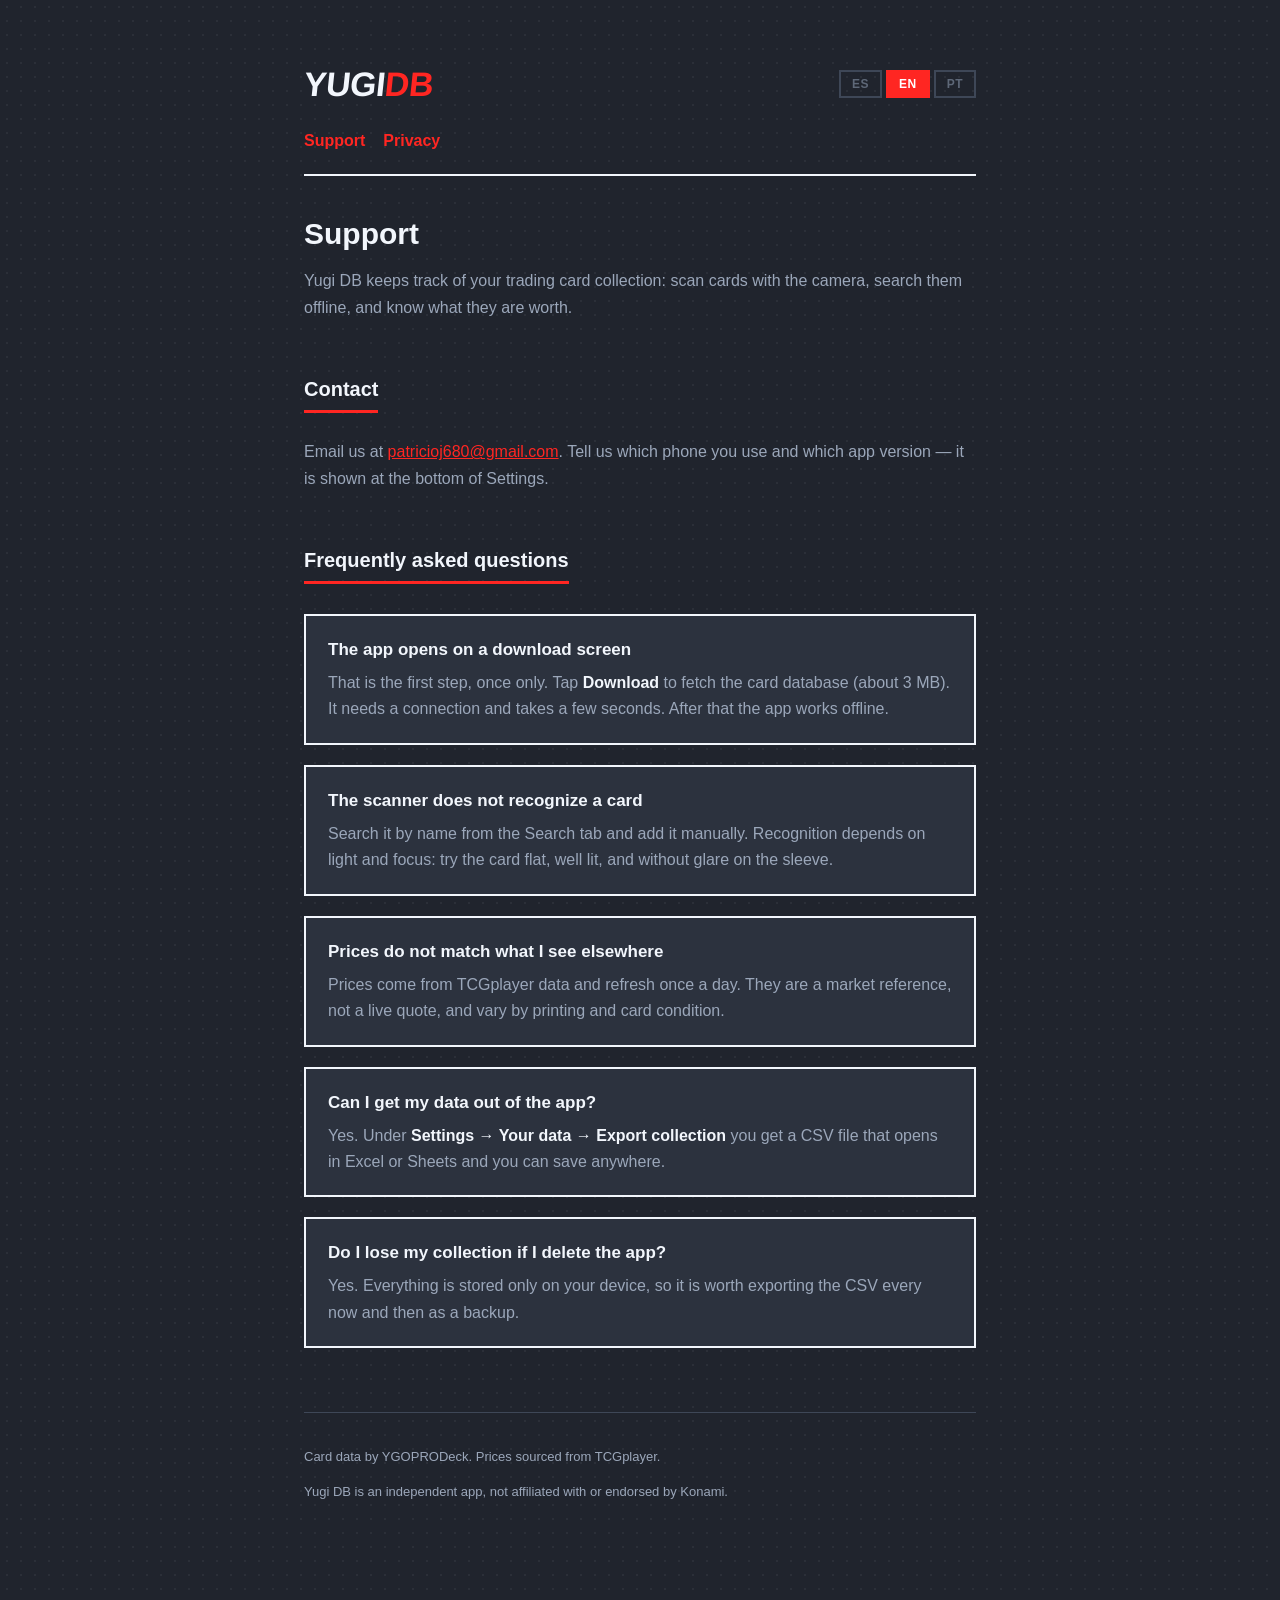
<file: index.html>
<!doctype html><html lang="es"><head><meta charset="utf-8">
<meta name="viewport" content="width=device-width,initial-scale=1">
<title>Yugi DB — Soporte</title><link rel="stylesheet" href="style.css?v=3"></head><body>
<div class="wrap">
<header><div class="topline"><div class="logo">YUGI<span>DB</span></div>
<div class="langs"><button class="lg on" data-set="es" aria-pressed="true">ES</button><button class="lg" data-set="en" aria-pressed="false">EN</button><button class="lg" data-set="pt" aria-pressed="false">PT</button></div></div>
<nav><a href="index.html">Soporte</a><a href="privacy.html">Privacidad</a></nav></header>
<div data-lang="es"><h1>Soporte</h1><p>Yugi DB es una app para llevar el registro de tu colección de cartas: escanearlas con la cámara, buscarlas sin internet y saber cuánto valen.</p><h2>Contacto</h2><p>Escribinos a <a href="mailto:patricioj680@gmail.com">patricioj680@gmail.com</a>. Contanos qué teléfono usás y qué versión de la app, que figura al final de Ajustes.</p><h2>Preguntas frecuentes</h2><div class="card"><h3>La app abre en una pantalla de descarga</h3><p>Es el primer paso, una sola vez. Tocá <strong>Descargar</strong> para bajar la base de cartas (unos 3 MB). Necesita conexión y tarda unos segundos. Después la app funciona sin internet.</p></div><div class="card"><h3>El escáner no reconoce una carta</h3><p>Buscala por nombre desde la pestaña Buscar y agregala a mano. El reconocimiento depende de la luz y del enfoque: probá con la carta plana, bien iluminada y sin reflejos sobre la funda.</p></div><div class="card"><h3>Los precios no coinciden con lo que veo en otro lado</h3><p>Los precios vienen de datos de TCGplayer y se actualizan una vez por día. Son una referencia de mercado, no una cotización en vivo, y varían por edición y estado de la carta.</p></div><div class="card"><h3>¿Puedo sacar mis datos de la app?</h3><p>Sí. En <strong>Ajustes → Tus datos → Exportar colección</strong> generás un archivo CSV que se abre en Excel o Sheets y podés guardar donde quieras.</p></div><div class="card"><h3>¿Se pierde mi colección si borro la app?</h3><p>Sí. Todo se guarda solo en tu dispositivo, así que conviene exportar el CSV cada tanto como respaldo.</p></div><footer><p>Datos de cartas por YGOPRODeck. Precios provenientes de TCGplayer.</p><p>Yugi DB es una app independiente, sin afiliación ni respaldo de Konami.</p></footer></div><div data-lang="en" hidden><h1>Support</h1><p>Yugi DB keeps track of your trading card collection: scan cards with the camera, search them offline, and know what they are worth.</p><h2>Contact</h2><p>Email us at <a href="mailto:patricioj680@gmail.com">patricioj680@gmail.com</a>. Tell us which phone you use and which app version — it is shown at the bottom of Settings.</p><h2>Frequently asked questions</h2><div class="card"><h3>The app opens on a download screen</h3><p>That is the first step, once only. Tap <strong>Download</strong> to fetch the card database (about 3 MB). It needs a connection and takes a few seconds. After that the app works offline.</p></div><div class="card"><h3>The scanner does not recognize a card</h3><p>Search it by name from the Search tab and add it manually. Recognition depends on light and focus: try the card flat, well lit, and without glare on the sleeve.</p></div><div class="card"><h3>Prices do not match what I see elsewhere</h3><p>Prices come from TCGplayer data and refresh once a day. They are a market reference, not a live quote, and vary by printing and card condition.</p></div><div class="card"><h3>Can I get my data out of the app?</h3><p>Yes. Under <strong>Settings → Your data → Export collection</strong> you get a CSV file that opens in Excel or Sheets and you can save anywhere.</p></div><div class="card"><h3>Do I lose my collection if I delete the app?</h3><p>Yes. Everything is stored only on your device, so it is worth exporting the CSV every now and then as a backup.</p></div><footer><p>Card data by YGOPRODeck. Prices sourced from TCGplayer.</p><p>Yugi DB is an independent app, not affiliated with or endorsed by Konami.</p></footer></div><div data-lang="pt" hidden><h1>Suporte</h1><p>Yugi DB mantém o registro da sua coleção de cartas: escanear com a câmera, buscar sem internet e saber quanto valem.</p><h2>Contato</h2><p>Escreva para <a href="mailto:patricioj680@gmail.com">patricioj680@gmail.com</a>. Conte qual celular você usa e qual versão do app, que aparece no final de Ajustes.</p><h2>Perguntas frequentes</h2><div class="card"><h3>O app abre numa tela de download</h3><p>É o primeiro passo, uma vez só. Toque em <strong>Baixar</strong> para trazer a base de cartas (uns 3 MB). Precisa de conexão e leva alguns segundos. Depois o app funciona sem internet.</p></div><div class="card"><h3>O escâner não reconhece uma carta</h3><p>Busque pelo nome na aba Buscar e adicione manualmente. O reconhecimento depende da luz e do foco: tente com a carta plana, bem iluminada e sem reflexo na sleeve.</p></div><div class="card"><h3>Os preços não batem com o que vejo em outro lugar</h3><p>Os preços vêm de dados do TCGplayer e são atualizados uma vez por dia. São referência de mercado, não cotação ao vivo, e variam por edição e estado da carta.</p></div><div class="card"><h3>Posso tirar meus dados do app?</h3><p>Sim. Em <strong>Ajustes → Seus dados → Exportar coleção</strong> você gera um arquivo CSV que abre no Excel ou Sheets e pode guardar onde quiser.</p></div><div class="card"><h3>Perco minha coleção se apagar o app?</h3><p>Sim. Tudo fica salvo só no seu aparelho, então vale exportar o CSV de vez em quando como backup.</p></div><footer><p>Dados de cartas por YGOPRODeck. Preços provenientes do TCGplayer.</p><p>Yugi DB é um app independente, sem afiliação nem endosso da Konami.</p></footer></div>
</div>
<script>
(function(){
  var LANGS=["es", "en", "pt"], TITLES={"es": "Yugi DB — Soporte", "en": "Yugi DB — Support", "pt": "Yugi DB — Suporte"}, NAV={"es": ["Soporte", "Privacidad"], "en": ["Support", "Privacy"], "pt": ["Suporte", "Privacidade"]};
  function pick(){
    try{ var s=localStorage.getItem('yugidb-lang'); if(LANGS.indexOf(s)>-1) return s; }catch(e){}
    var prefs=navigator.languages||[navigator.language||'es'];
    for(var i=0;i<prefs.length;i++){
      var c=String(prefs[i]).slice(0,2).toLowerCase();
      if(LANGS.indexOf(c)>-1) return c;
    }
    return 'en';                     // lo que no hablamos cae en inglés, igual que la app
  }
  function apply(l){
    LANGS.forEach(function(x){
      document.querySelectorAll('[data-lang="'+x+'"]').forEach(function(n){
        n.hidden = (x!==l);
      });
    });
    document.querySelectorAll('.lg').forEach(function(b){
      b.classList.toggle('on', b.dataset.set===l);
      b.setAttribute('aria-pressed', b.dataset.set===l);
    });
    document.documentElement.lang = ({es:'es',en:'en',pt:'pt-BR'})[l];
    document.title = TITLES[l];
    var nav = document.querySelectorAll('nav a');
    if(nav.length===2){ nav[0].textContent=NAV[l][0]; nav[1].textContent=NAV[l][1]; }
    try{ localStorage.setItem('yugidb-lang', l); }catch(e){}
  }
  document.addEventListener('click', function(e){
    var b=e.target.closest('.lg'); if(!b) return;
    e.preventDefault(); apply(b.dataset.set);
  });
  apply(pick());
})();
</script>

</body></html>
</file>
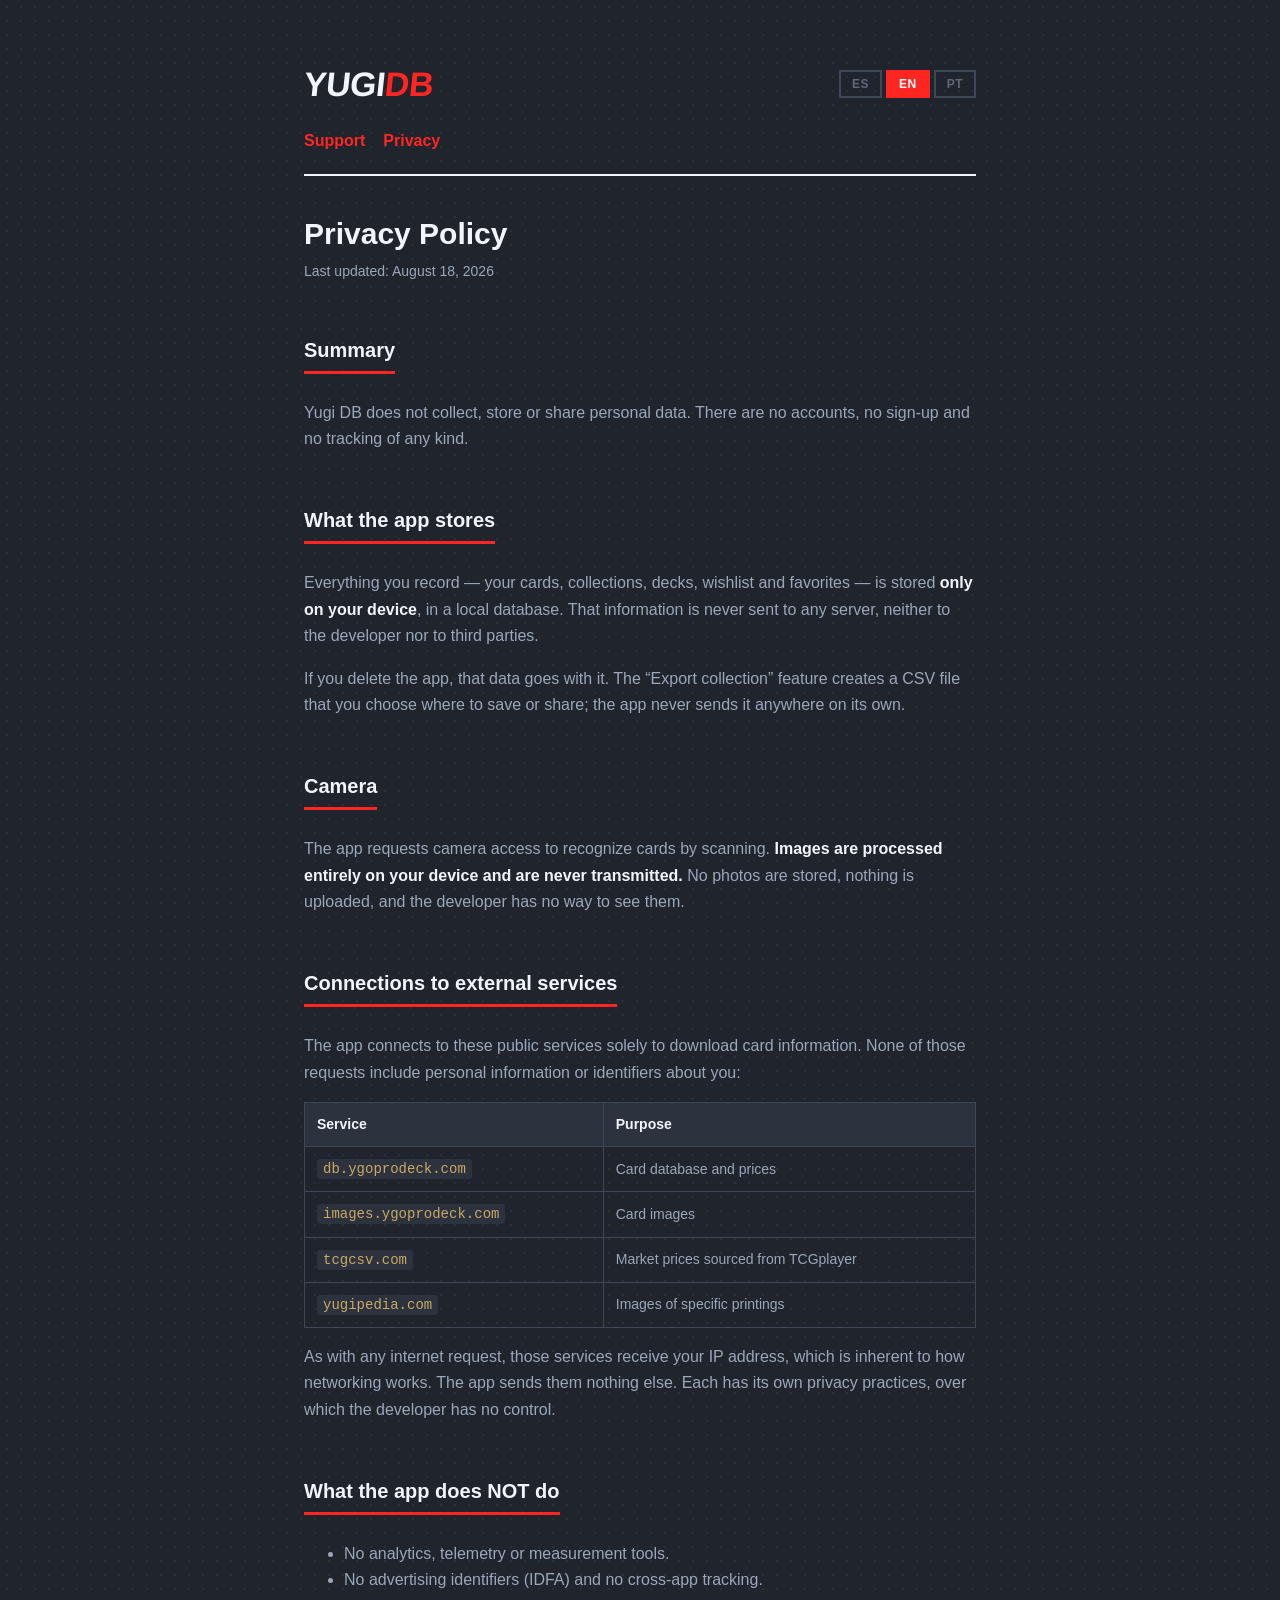
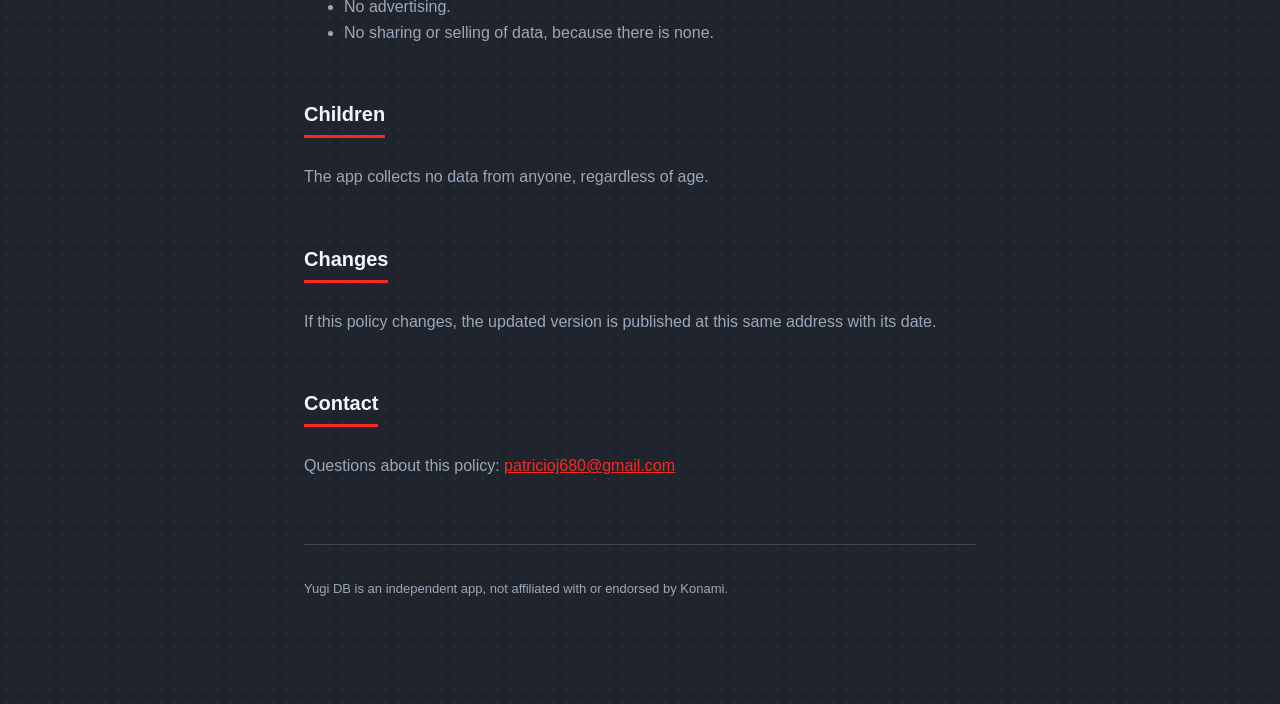
<file: privacy.html>
<!doctype html><html lang="es"><head><meta charset="utf-8">
<meta name="viewport" content="width=device-width,initial-scale=1">
<title>Yugi DB — Política de privacidad</title><link rel="stylesheet" href="style.css?v=3"></head><body>
<div class="wrap">
<header><div class="topline"><div class="logo">YUGI<span>DB</span></div>
<div class="langs"><button class="lg on" data-set="es" aria-pressed="true">ES</button><button class="lg" data-set="en" aria-pressed="false">EN</button><button class="lg" data-set="pt" aria-pressed="false">PT</button></div></div>
<nav><a href="index.html">Soporte</a><a href="privacy.html">Privacidad</a></nav></header>
<div data-lang="es"><h1>Política de privacidad</h1><p class="upd">Última actualización: 18 de agosto de 2026</p><h2>Resumen</h2><p>Yugi DB no recopila, almacena ni comparte datos personales. No hay cuentas, no hay registro y no hay seguimiento de ningún tipo.</p><h2>Qué datos guarda la app</h2><p>Todo lo que registrás — tus cartas, colecciones, decks, wishlist y favoritas — se guarda <strong>únicamente en tu dispositivo</strong>, en una base de datos local. Esa información no se envía a ningún servidor, ni al desarrollador ni a terceros.</p><p>Si borrás la app, esos datos se borran con ella. La función «Exportar colección» genera un archivo CSV que vos elegís dónde guardar o con quién compartir; la app no lo envía a ningún lado por su cuenta.</p><h2>Cámara</h2><p>La app pide acceso a la cámara para reconocer cartas por escaneo. <strong>Las imágenes se procesan enteramente en tu dispositivo y nunca se transmiten.</strong> No se guardan fotos, no se suben a ningún servidor y el desarrollador no tiene forma de verlas.</p><h2>Conexiones a servicios externos</h2><p>La app se conecta a estos servicios públicos únicamente para descargar información de cartas. En ninguna de esas peticiones se envía información personal ni identificadores tuyos:</p><table><tr><th>Servicio</th><th>Para qué</th></tr><tr><td><code>db.ygoprodeck.com</code></td><td>Base de datos de cartas y sus precios</td></tr><tr><td><code>images.ygoprodeck.com</code></td><td>Imágenes de las cartas</td></tr><tr><td><code>tcgcsv.com</code></td><td>Precios de mercado provenientes de TCGplayer</td></tr><tr><td><code>yugipedia.com</code></td><td>Imágenes de impresiones específicas</td></tr></table><p>Como en cualquier petición de internet, esos servicios reciben tu dirección IP, algo inherente al funcionamiento de la red. La app no les envía nada más. Cada uno tiene sus propias prácticas de privacidad, sobre las que el desarrollador no tiene control.</p><h2>Lo que la app NO hace</h2><ul><li>No usa analítica, telemetría ni herramientas de medición.</li><li>No usa identificadores de publicidad (IDFA) ni hace seguimiento entre apps.</li><li>No muestra publicidad.</li><li>No comparte ni vende datos, porque no los tiene.</li></ul><h2>Menores</h2><p>La app no recopila datos de ninguna persona, sin importar su edad.</p><h2>Cambios</h2><p>Si esta política cambia, la versión actualizada se publica en esta misma dirección con su fecha.</p><h2>Contacto</h2><p>Por dudas sobre esta política: <a href="mailto:patricioj680@gmail.com">patricioj680@gmail.com</a></p><footer><p>Yugi DB es una app independiente, sin afiliación ni respaldo de Konami.</p></footer></div><div data-lang="en" hidden><h1>Privacy Policy</h1><p class="upd">Last updated: August 18, 2026</p><h2>Summary</h2><p>Yugi DB does not collect, store or share personal data. There are no accounts, no sign-up and no tracking of any kind.</p><h2>What the app stores</h2><p>Everything you record — your cards, collections, decks, wishlist and favorites — is stored <strong>only on your device</strong>, in a local database. That information is never sent to any server, neither to the developer nor to third parties.</p><p>If you delete the app, that data goes with it. The “Export collection” feature creates a CSV file that you choose where to save or share; the app never sends it anywhere on its own.</p><h2>Camera</h2><p>The app requests camera access to recognize cards by scanning. <strong>Images are processed entirely on your device and are never transmitted.</strong> No photos are stored, nothing is uploaded, and the developer has no way to see them.</p><h2>Connections to external services</h2><p>The app connects to these public services solely to download card information. None of those requests include personal information or identifiers about you:</p><table><tr><th>Service</th><th>Purpose</th></tr><tr><td><code>db.ygoprodeck.com</code></td><td>Card database and prices</td></tr><tr><td><code>images.ygoprodeck.com</code></td><td>Card images</td></tr><tr><td><code>tcgcsv.com</code></td><td>Market prices sourced from TCGplayer</td></tr><tr><td><code>yugipedia.com</code></td><td>Images of specific printings</td></tr></table><p>As with any internet request, those services receive your IP address, which is inherent to how networking works. The app sends them nothing else. Each has its own privacy practices, over which the developer has no control.</p><h2>What the app does NOT do</h2><ul><li>No analytics, telemetry or measurement tools.</li><li>No advertising identifiers (IDFA) and no cross-app tracking.</li><li>No advertising.</li><li>No sharing or selling of data, because there is none.</li></ul><h2>Children</h2><p>The app collects no data from anyone, regardless of age.</p><h2>Changes</h2><p>If this policy changes, the updated version is published at this same address with its date.</p><h2>Contact</h2><p>Questions about this policy: <a href="mailto:patricioj680@gmail.com">patricioj680@gmail.com</a></p><footer><p>Yugi DB is an independent app, not affiliated with or endorsed by Konami.</p></footer></div><div data-lang="pt" hidden><h1>Política de privacidade</h1><p class="upd">Última atualização: 18 de agosto de 2026</p><h2>Resumo</h2><p>Yugi DB não coleta, armazena nem compartilha dados pessoais. Não há contas, não há cadastro e não há rastreamento de nenhum tipo.</p><h2>Que dados o app guarda</h2><p>Tudo o que você registra — suas cartas, coleções, decks, wishlist e favoritas — fica salvo <strong>apenas no seu aparelho</strong>, num banco de dados local. Essa informação não é enviada a nenhum servidor, nem ao desenvolvedor nem a terceiros.</p><p>Se você apagar o app, esses dados vão junto. A função “Exportar coleção” gera um arquivo CSV que você escolhe onde salvar ou com quem compartilhar; o app não o envia a lugar nenhum por conta própria.</p><h2>Câmera</h2><p>O app pede acesso à câmera para reconhecer cartas por escaneamento. <strong>As imagens são processadas inteiramente no seu aparelho e nunca são transmitidas.</strong> Nenhuma foto é salva, nada é enviado, e o desenvolvedor não tem como vê-las.</p><h2>Conexões a serviços externos</h2><p>O app se conecta a estes serviços públicos apenas para baixar informação de cartas. Nenhuma dessas requisições envia informação pessoal ou identificadores seus:</p><table><tr><th>Serviço</th><th>Para quê</th></tr><tr><td><code>db.ygoprodeck.com</code></td><td>Banco de dados de cartas e seus preços</td></tr><tr><td><code>images.ygoprodeck.com</code></td><td>Imagens das cartas</td></tr><tr><td><code>tcgcsv.com</code></td><td>Preços de mercado provenientes do TCGplayer</td></tr><tr><td><code>yugipedia.com</code></td><td>Imagens de impressões específicas</td></tr></table><p>Como em qualquer requisição de internet, esses serviços recebem seu endereço IP, algo inerente ao funcionamento da rede. O app não envia mais nada. Cada um tem suas próprias práticas de privacidade, sobre as quais o desenvolvedor não tem controle.</p><h2>O que o app NÃO faz</h2><ul><li>Não usa analytics, telemetria nem ferramentas de medição.</li><li>Não usa identificadores de publicidade (IDFA) nem rastreia entre apps.</li><li>Não exibe publicidade.</li><li>Não compartilha nem vende dados, porque não os tem.</li></ul><h2>Menores</h2><p>O app não coleta dados de nenhuma pessoa, independentemente da idade.</p><h2>Mudanças</h2><p>Se esta política mudar, a versão atualizada é publicada neste mesmo endereço com sua data.</p><h2>Contato</h2><p>Dúvidas sobre esta política: <a href="mailto:patricioj680@gmail.com">patricioj680@gmail.com</a></p><footer><p>Yugi DB é um app independente, sem afiliação nem endosso da Konami.</p></footer></div>
</div>
<script>
(function(){
  var LANGS=["es", "en", "pt"], TITLES={"es": "Yugi DB — Política de privacidad", "en": "Yugi DB — Privacy Policy", "pt": "Yugi DB — Política de privacidade"}, NAV={"es": ["Soporte", "Privacidad"], "en": ["Support", "Privacy"], "pt": ["Suporte", "Privacidade"]};
  function pick(){
    try{ var s=localStorage.getItem('yugidb-lang'); if(LANGS.indexOf(s)>-1) return s; }catch(e){}
    var prefs=navigator.languages||[navigator.language||'es'];
    for(var i=0;i<prefs.length;i++){
      var c=String(prefs[i]).slice(0,2).toLowerCase();
      if(LANGS.indexOf(c)>-1) return c;
    }
    return 'en';                     // lo que no hablamos cae en inglés, igual que la app
  }
  function apply(l){
    LANGS.forEach(function(x){
      document.querySelectorAll('[data-lang="'+x+'"]').forEach(function(n){
        n.hidden = (x!==l);
      });
    });
    document.querySelectorAll('.lg').forEach(function(b){
      b.classList.toggle('on', b.dataset.set===l);
      b.setAttribute('aria-pressed', b.dataset.set===l);
    });
    document.documentElement.lang = ({es:'es',en:'en',pt:'pt-BR'})[l];
    document.title = TITLES[l];
    var nav = document.querySelectorAll('nav a');
    if(nav.length===2){ nav[0].textContent=NAV[l][0]; nav[1].textContent=NAV[l][1]; }
    try{ localStorage.setItem('yugidb-lang', l); }catch(e){}
  }
  document.addEventListener('click', function(e){
    var b=e.target.closest('.lg'); if(!b) return;
    e.preventDefault(); apply(b.dataset.set);
  });
  apply(pick());
})();
</script>

</body></html>
</file>
<file: style.css>
:root{--ink:#20242d;--plate:#2c323e;--ice:#f2f6fc;--mist:#9ba7ba;--dim:#5e6878;--crimson:#ff2622;--gold:#caa963}
*{box-sizing:border-box}
body{margin:0;background:var(--ink);color:var(--ice);
  font:16px/1.65 -apple-system,BlinkMacSystemFont,"Segoe UI",Helvetica,Arial,sans-serif;
  background-image:radial-gradient(rgba(255,255,255,.05) 1px,transparent 1px);background-size:14px 14px}
.wrap{max-width:720px;margin:0 auto;padding:56px 24px 96px}
header{border-bottom:2px solid var(--ice);padding-bottom:20px;margin-bottom:40px}
.logo{font-size:34px;font-weight:900;letter-spacing:-.5px;transform:skewX(-6deg);display:inline-block}
.logo span{color:var(--crimson)}
h1{font-size:30px;margin:40px 0 8px;line-height:1.2}
h2{font-size:20px;margin:36px 0 10px;border-bottom:3px solid var(--crimson);display:inline-block;padding-bottom:4px}
p,li{color:var(--mist)}
a{color:var(--crimson)}
strong{color:var(--ice)}
table{width:100%;border-collapse:collapse;margin:16px 0}
th,td{text-align:left;padding:10px 12px;border:1px solid #3e4757;font-size:14px;color:var(--mist)}
th{color:var(--ice);background:var(--plate)}
code{background:var(--plate);padding:2px 6px;border-radius:3px;font-size:14px;color:var(--gold)}
.card{background:var(--plate);border:2px solid var(--ice);padding:20px 22px;margin:20px 0}
.card h3{margin:0 0 6px;font-size:17px;color:var(--ice)}
.card p{margin:0}
footer{margin-top:64px;padding-top:20px;border-top:1px solid #3e4757;color:var(--dim);font-size:13px}
nav a{margin-right:18px;font-weight:700;text-decoration:none}

/* selector de idioma */
.topline{display:flex;align-items:center;justify-content:space-between;gap:16px;flex-wrap:wrap}
.langs{display:flex;gap:4px}
.langs .lg{display:inline-block;cursor:pointer;background:transparent;font-family:inherit;padding:5px 11px;border:2px solid #3e4757;color:var(--dim);
  font-size:12px;font-weight:800;text-decoration:none;letter-spacing:.5px}
.langs .lg:hover{border-color:var(--mist);color:var(--mist)}
.langs .lg.on{background:var(--crimson);border-color:var(--crimson);color:#fff}
nav{margin-top:16px}
.upd{font-size:14px;margin-top:0}
</file>
